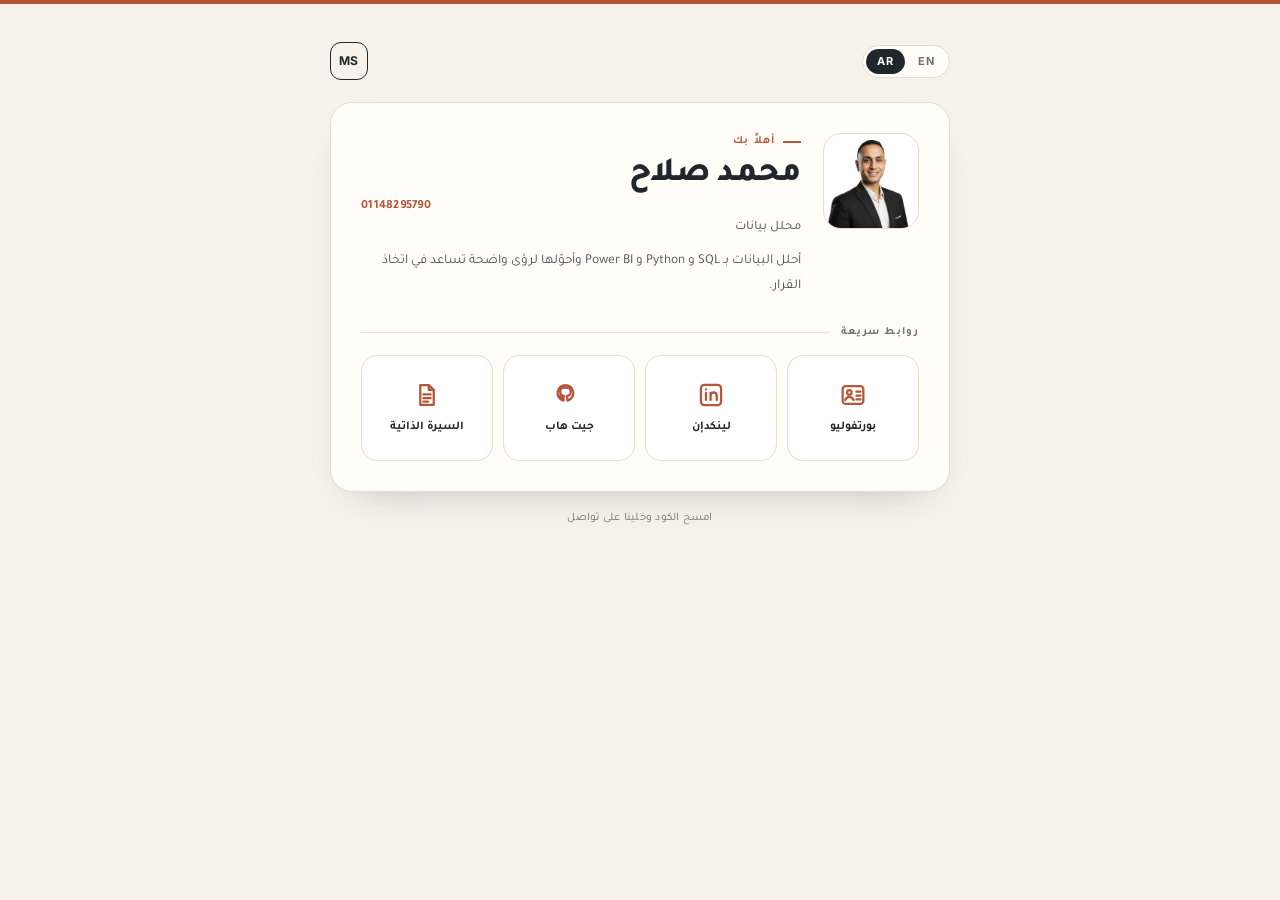
<file: index.html>
<!DOCTYPE html>
<html lang="ar" dir="rtl">
<head>
  <meta charset="utf-8">
  <meta name="viewport" content="width=device-width, initial-scale=1">
  <title>محمد صلاح — بطاقة تواصل</title>
  <meta name="description" content="بطاقة تواصل سريعة مع محمد صلاح — بورتفوليو، لينكدإن، جيت هاب والسيرة الذاتية.">
  <meta name="theme-color" content="#F6F2EA">
  <link rel="icon" href="data:,">
  <link rel="preconnect" href="https://fonts.googleapis.com">
  <link rel="preconnect" href="https://fonts.gstatic.com" crossorigin>
  <link href="https://fonts.googleapis.com/css2?family=Inter:wght@400;500;600;700&family=Tajawal:wght@400;500;700;800&display=swap" rel="stylesheet">
  <link rel="stylesheet" href="styles.css">
</head>
<body>
  <main class="shell">
    <div class="topbar">
      <span class="mark" aria-hidden="true">MS</span>
      <div class="lang" role="group" aria-label="Language / اللغة">
        <button type="button" data-lang="ar" class="is-active">AR</button>
        <button type="button" data-lang="en">EN</button>
      </div>
    </div>

    <section class="card" aria-labelledby="greeting">
      <div class="intro">
        <div class="portrait">
          <img src="assets/profile.png" id="portrait" alt="صورة محمد صلاح" width="96" height="96">
        </div>
        <div class="intro-copy">
          <p class="eyebrow" id="eyebrow">بطاقة تواصل</p>
          <h1 id="greeting">محمد صلاح</h1>
          <p class="phone" id="phone" dir="ltr" hidden>01148295790</p>
          <p class="role" id="role">محلل بيانات</p>
          <p class="bio" id="bio"></p>
        </div>
      </div>

      <div class="divider"><span id="links-title">روابط سريعة</span></div>
      <nav class="links" id="links" aria-label="روابط سريعة"></nav>
    </section>

    <footer class="foot"><span id="foot-text"></span></footer>
  </main>

  <script src="data-default.js"></script>
  <script src="app.js"></script>
</body>
</html>
</file>
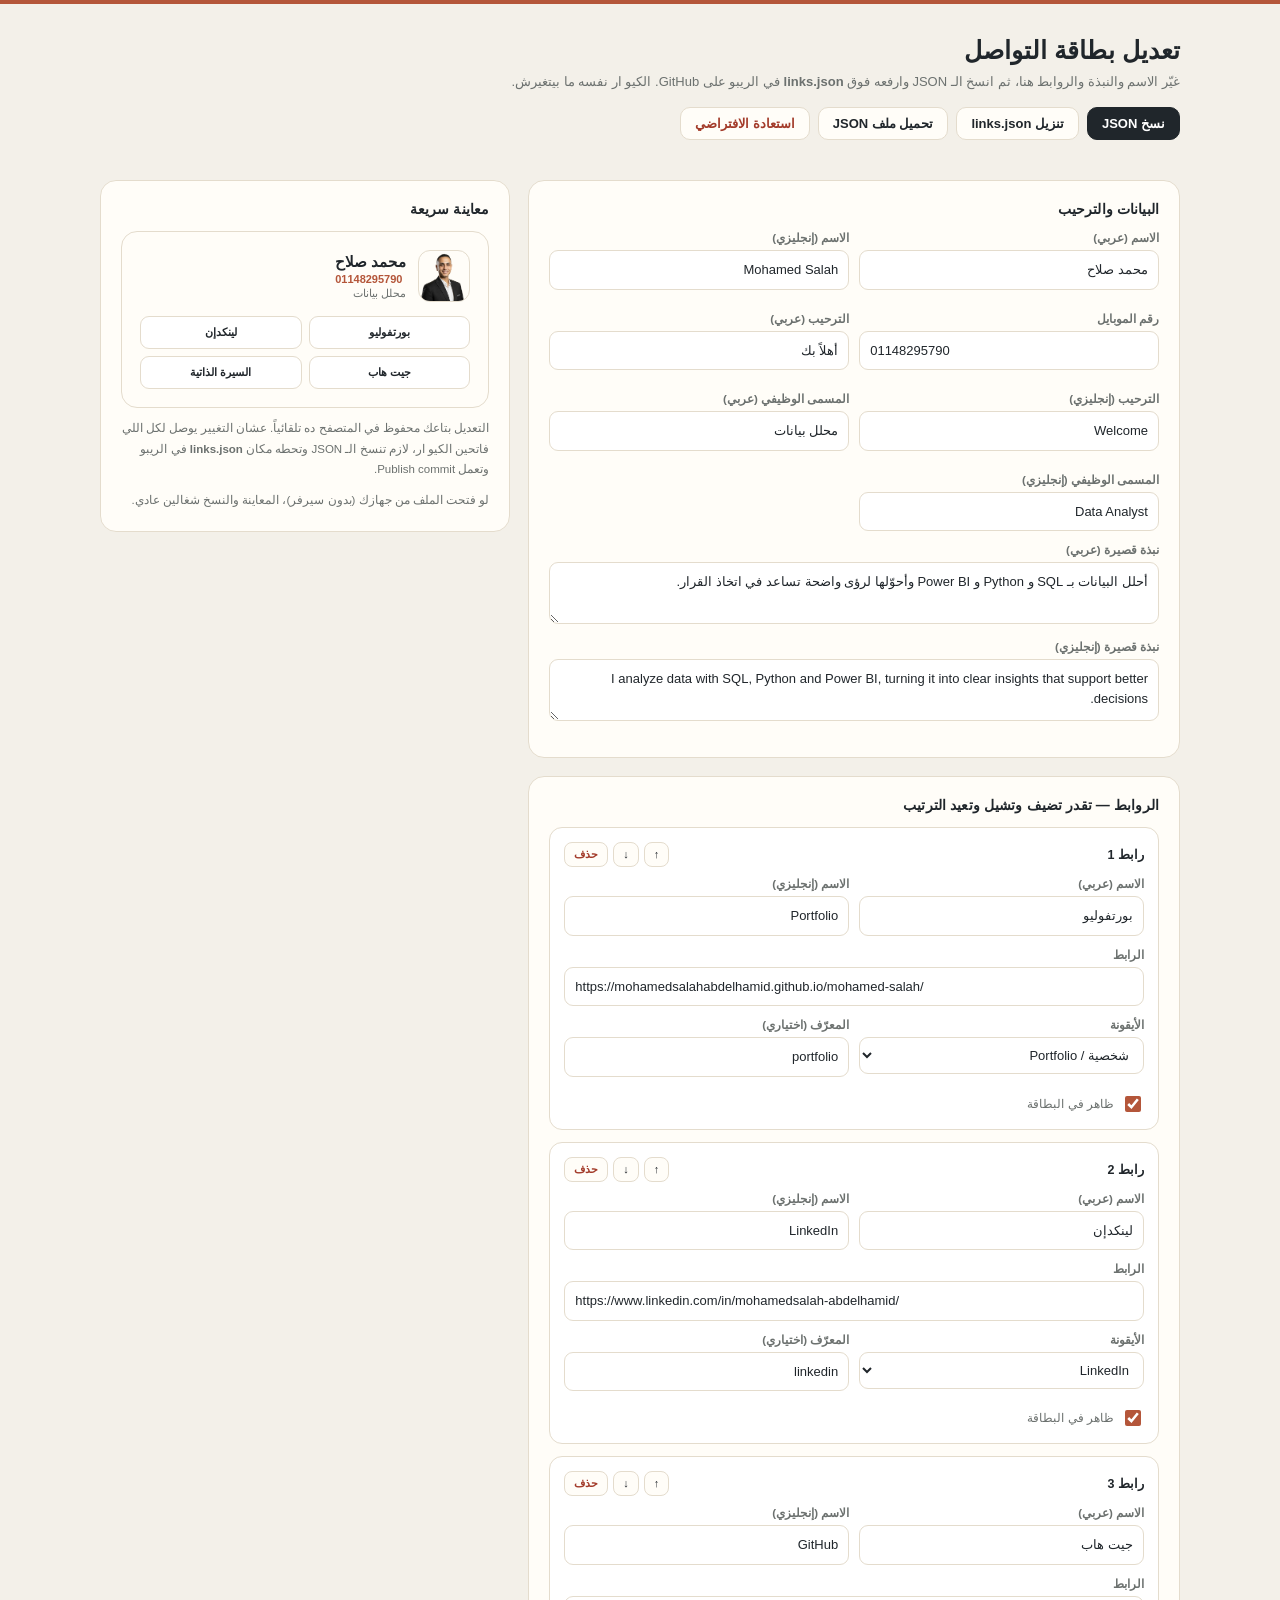
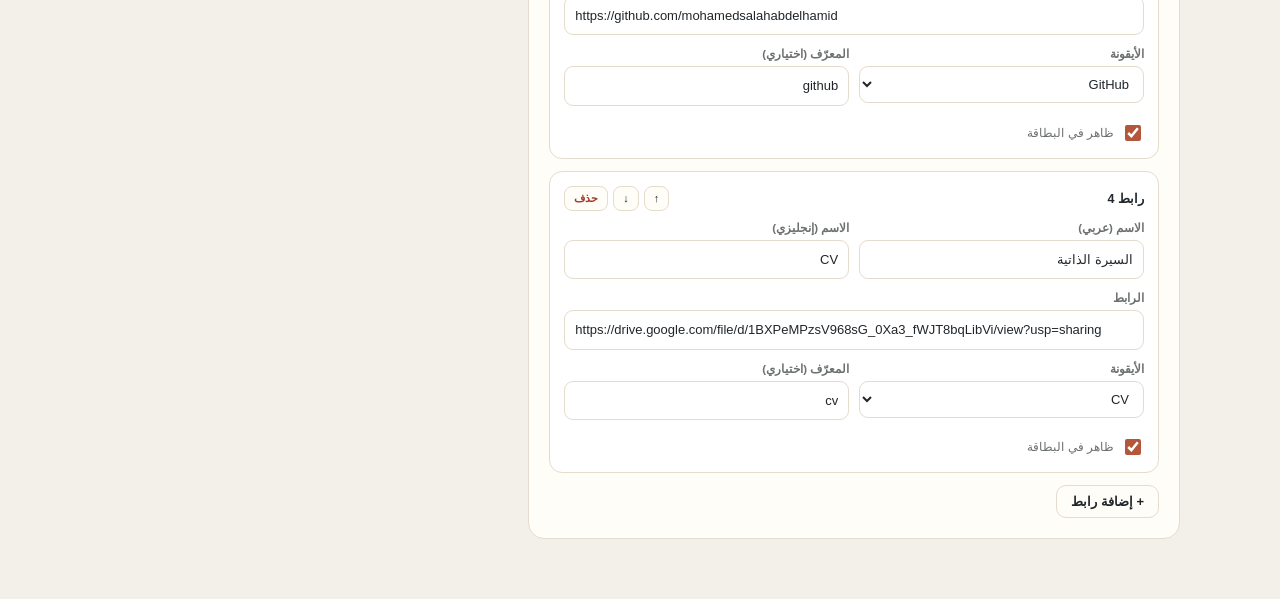
<file: edit.html>
<!DOCTYPE html>
<html lang="ar" dir="rtl">
<head>
  <meta charset="utf-8">
  <meta name="viewport" content="width=device-width, initial-scale=1">
  <title>تعديل بطاقة التواصل</title>
  <link rel="icon" href="data:,">
  <link rel="stylesheet" href="styles.css">
</head>
<body class="admin">
  <div class="admin-shell">
    <header class="admin-head">
      <div>
        <h1>تعديل بطاقة التواصل</h1>
        <p>غيّر الاسم والنبذة والروابط هنا، ثم انسخ الـ JSON وارفعه فوق <b>links.json</b> في الريبو على GitHub. الكيو ار نفسه ما بيتغيرش.</p>
      </div>
      <div class="admin-actions">
        <button type="button" class="btn primary" id="btn-copy">نسخ JSON</button>
        <button type="button" class="btn" id="btn-download">تنزيل links.json</button>
        <button type="button" class="btn" id="btn-load">تحميل ملف JSON</button>
        <button type="button" class="btn danger" id="btn-reset">استعادة الافتراضي</button>
        <input type="file" id="file-input" accept=".json,application/json" hidden>
      </div>
    </header>

    <div class="status" id="status" role="status" aria-live="polite"></div>

    <div class="admin-grid">
      <div>
        <section class="panel">
          <h2>البيانات والترحيب</h2>
          <div class="two">
            <div class="field"><label>الاسم (عربي)</label><input data-field="name_ar"></div>
            <div class="field"><label>الاسم (إنجليزي)</label><input data-field="name_en"></div>
            <div class="field"><label>رقم الموبايل</label><input data-field="phone" dir="ltr"></div>
            <div class="field"><label>الترحيب (عربي)</label><input data-field="welcome_ar"></div>
            <div class="field"><label>الترحيب (إنجليزي)</label><input data-field="welcome_en"></div>
            <div class="field"><label>المسمى الوظيفي (عربي)</label><input data-field="role_ar"></div>
            <div class="field"><label>المسمى الوظيفي (إنجليزي)</label><input data-field="role_en"></div>
          </div>
          <div class="field"><label>نبذة قصيرة (عربي)</label><textarea data-field="bio_ar"></textarea></div>
          <div class="field"><label>نبذة قصيرة (إنجليزي)</label><textarea data-field="bio_en"></textarea></div>
        </section>

        <section class="panel">
          <h2>الروابط — تقدر تضيف وتشيل وتعيد الترتيب</h2>
          <div id="rows"></div>
          <button type="button" class="btn" id="btn-add">+ إضافة رابط</button>
        </section>
      </div>

      <aside class="panel preview">
        <h2>معاينة سريعة</h2>
        <div class="mini">
          <div class="mini-top">
            <img src="assets/profile.png" alt="">
            <div><b id="pv-name"></b><span id="pv-phone" dir="ltr"></span><span id="pv-role"></span></div>
          </div>
          <div class="mini-links" id="pv-links"></div>
        </div>
        <p class="hint">
          التعديل بتاعك محفوظ في المتصفح ده تلقائياً. عشان التغيير يوصل لكل اللي فاتحين الكيو ار،
          لازم تنسخ الـ JSON وتحطه مكان <b>links.json</b> في الريبو وتعمل Publish commit.
        </p>
        <p class="hint">لو فتحت الملف من جهازك (بدون سيرفر)، المعاينة والنسخ شغالين عادي.</p>
      </aside>
    </div>
  </div>

  <script src="data-default.js"></script>
  <script src="edit.js"></script>
</body>
</html>
</file>
<file: styles.css>
/* Card — warm paper, thin rules, no gradients */
:root{
  --bg:#F6F2EA;
  --paper:#FFFDF8;
  --ink:#20262B;
  --muted:#6C716F;
  --body:#4B5155;
  --line:#E4DCCD;
  --accent:#B4563A;
  --accent-soft:#F5E8E1;
  --shadow:0 18px 40px -30px rgba(32,38,43,.45);
}
*{box-sizing:border-box}
html,body{margin:0;min-height:100%}
body{
  background:var(--bg);
  color:var(--ink);
  font-family:"Tajawal","Segoe UI",Tahoma,sans-serif;
  -webkit-font-smoothing:antialiased;
  text-rendering:optimizeLegibility;
}
html[lang="en"] body{font-family:"Inter","Segoe UI",Arial,sans-serif}
body::before{content:"";position:fixed;inset:0 0 auto;height:4px;background:var(--accent);z-index:5}

.shell{width:min(100% - 34px,620px);margin:0 auto;padding:42px 0 34px}
.topbar{display:flex;align-items:center;justify-content:space-between;margin-bottom:22px;direction:ltr}
.mark{
  display:inline-flex;align-items:center;justify-content:center;
  width:38px;height:38px;border:1px solid var(--ink);border-radius:11px;
  font:700 12px/1 "Inter",Arial,sans-serif;letter-spacing:.08em;
}
.lang{display:flex;gap:2px;padding:3px;border:1px solid var(--line);border-radius:999px;background:var(--paper)}
.lang button{
  border:0;background:transparent;color:var(--muted);cursor:pointer;
  font:700 11px/1 "Inter",Arial,sans-serif;letter-spacing:.08em;
  padding:7px 11px;border-radius:999px;transition:background .18s,color .18s;
}
.lang button.is-active{background:var(--ink);color:#fff}
.lang button:focus-visible{outline:2px solid var(--accent);outline-offset:2px}

.card{
  background:var(--paper);border:1px solid var(--line);border-radius:22px;
  padding:30px;box-shadow:var(--shadow);
}
.intro{display:grid;grid-template-columns:96px 1fr;gap:22px;align-items:start}
.portrait{
  width:96px;height:96px;border-radius:18px;overflow:hidden;
  border:1px solid var(--line);background:#fff;
}
.portrait img{display:block;width:100%;height:100%;object-fit:cover}
.eyebrow{
  display:flex;align-items:center;gap:8px;margin:2px 0 7px;
  color:var(--accent);font-size:11px;font-weight:700;letter-spacing:.1em;text-transform:uppercase;
}
.eyebrow::before{content:"";width:18px;height:2px;background:var(--accent);flex:none}
h1#greeting{margin:0 0 3px;font-size:clamp(26px,7vw,34px);line-height:1.22;font-weight:800;letter-spacing:-.01em}
.phone{margin:0 0 6px;color:var(--accent);font-size:12.5px;font-weight:700;letter-spacing:.02em;text-align:start}
.role{margin:0 0 13px;color:var(--muted);font-size:13px;font-weight:500}
.bio{margin:0;color:var(--body);font-size:13.5px;line-height:1.85}

.divider{display:flex;align-items:center;gap:12px;margin:27px 0 16px;color:var(--muted);font-size:11px;font-weight:700;letter-spacing:.1em;text-transform:uppercase}
.divider::after{content:"";flex:1;height:1px;background:var(--line)}

.links{display:grid;grid-template-columns:repeat(4,1fr);gap:10px}
.link{
  display:flex;flex-direction:column;align-items:center;justify-content:center;gap:10px;
  min-height:106px;padding:14px 7px;text-align:center;
  background:#fff;border:1px solid var(--line);border-radius:16px;
  color:var(--ink);text-decoration:none;
  transition:transform .18s ease,border-color .18s ease,background .18s ease;
}
.link:hover{transform:translateY(-2px);border-color:var(--accent);background:var(--accent-soft)}
.link:focus-visible{outline:2px solid var(--accent);outline-offset:3px}
.link .ico{width:28px;height:28px;color:var(--accent);flex:none}
.link .ico svg{display:block;width:100%;height:100%;fill:none;stroke:currentColor;stroke-width:1.6;stroke-linecap:round;stroke-linejoin:round}
.link .label{font-size:12px;font-weight:700;line-height:1.35}
.link.is-dead{opacity:.55;cursor:not-allowed}
.foot{margin-top:20px;text-align:center;color:var(--muted);font-size:11.5px;letter-spacing:.02em}

@media (max-width:520px){
  .shell{padding-top:30px}
  .card{padding:22px;border-radius:19px}
  .intro{grid-template-columns:76px 1fr;gap:16px}
  .portrait{width:76px;height:76px;border-radius:15px}
  .links{grid-template-columns:repeat(2,1fr)}
  .link{min-height:98px}
}

/* ---------- edit.html admin ---------- */
body.admin{background:#F3F0E9}
.admin-shell{width:min(100% - 32px,1080px);margin:0 auto;padding:36px 0 60px}
.admin-head{display:flex;flex-wrap:wrap;gap:14px;align-items:flex-end;justify-content:space-between;margin-bottom:22px}
.admin-head h1{margin:0;font-size:25px;font-weight:800}
.admin-head p{margin:6px 0 0;color:var(--muted);font-size:13px;line-height:1.7}
.admin-actions{display:flex;flex-wrap:wrap;gap:8px}
.btn{
  border:1px solid var(--line);background:var(--paper);color:var(--ink);cursor:pointer;
  padding:9px 14px;border-radius:10px;font:600 13px/1 "Tajawal","Inter",sans-serif;
  transition:border-color .18s,background .18s,transform .18s;
}
.btn:hover{border-color:var(--accent);transform:translateY(-1px)}
.btn:focus-visible{outline:2px solid var(--accent);outline-offset:2px}
.btn.primary{background:var(--ink);border-color:var(--ink);color:#fff}
.btn.danger{color:#A33B2A}
.btn.small{padding:6px 9px;font-size:11px;border-radius:8px}
.admin-grid{display:grid;grid-template-columns:1.35fr .85fr;gap:18px;align-items:start}
.panel{background:var(--paper);border:1px solid var(--line);border-radius:16px;padding:20px}
.panel + .panel{margin-top:18px}
.panel h2{margin:0 0 14px;font-size:14px;font-weight:800;letter-spacing:.01em}
.field{margin-bottom:12px}
.field label{display:block;margin-bottom:5px;color:var(--muted);font-size:11.5px;font-weight:700}
.field input,.field select,.field textarea{
  width:100%;padding:9px 10px;border:1px solid var(--line);border-radius:9px;
  background:#fff;color:var(--ink);font:500 13px/1.5 "Tajawal","Inter",sans-serif;
}
.field textarea{min-height:62px;resize:vertical}
.field input:focus,.field select:focus,.field textarea:focus{outline:2px solid var(--accent);outline-offset:1px;border-color:var(--accent)}
.two{display:grid;grid-template-columns:1fr 1fr;gap:10px}
.link-row{border:1px solid var(--line);border-radius:13px;padding:14px;margin-bottom:12px;background:#fff}
.link-row-head{display:flex;align-items:center;justify-content:space-between;gap:8px;margin-bottom:10px}
.link-row-head strong{font-size:12.5px}
.row-tools{display:flex;gap:5px}
.check{display:flex;align-items:center;gap:7px;margin-top:4px;color:var(--muted);font-size:12px}
.check input{width:16px;height:16px;accent-color:var(--accent)}
.preview{position:sticky;top:20px}
.preview .mini{
  background:var(--paper);border:1px solid var(--line);border-radius:16px;padding:18px;
}
.mini .mini-top{display:flex;gap:12px;align-items:center;margin-bottom:14px}
.mini .mini-top img{width:52px;height:52px;border-radius:12px;object-fit:cover;border:1px solid var(--line)}
.mini .mini-top b{display:block;font-size:15px}
.mini .mini-top span{display:block;color:var(--muted);font-size:11px;margin-top:2px}
.mini .mini-top #pv-phone{color:var(--accent);font-weight:700}
.mini .mini-links{display:grid;grid-template-columns:1fr 1fr;gap:7px}
.mini .mini-links div{border:1px solid var(--line);border-radius:9px;padding:9px;text-align:center;font-size:11px;font-weight:700;background:#fff}
.hint{color:var(--muted);font-size:11.5px;line-height:1.8;margin:10px 0 0}
.status{font-size:12px;color:var(--accent);min-height:18px;margin-top:8px;font-weight:700}
@media (max-width:820px){.admin-grid{grid-template-columns:1fr}.preview{position:static}}
</file>
